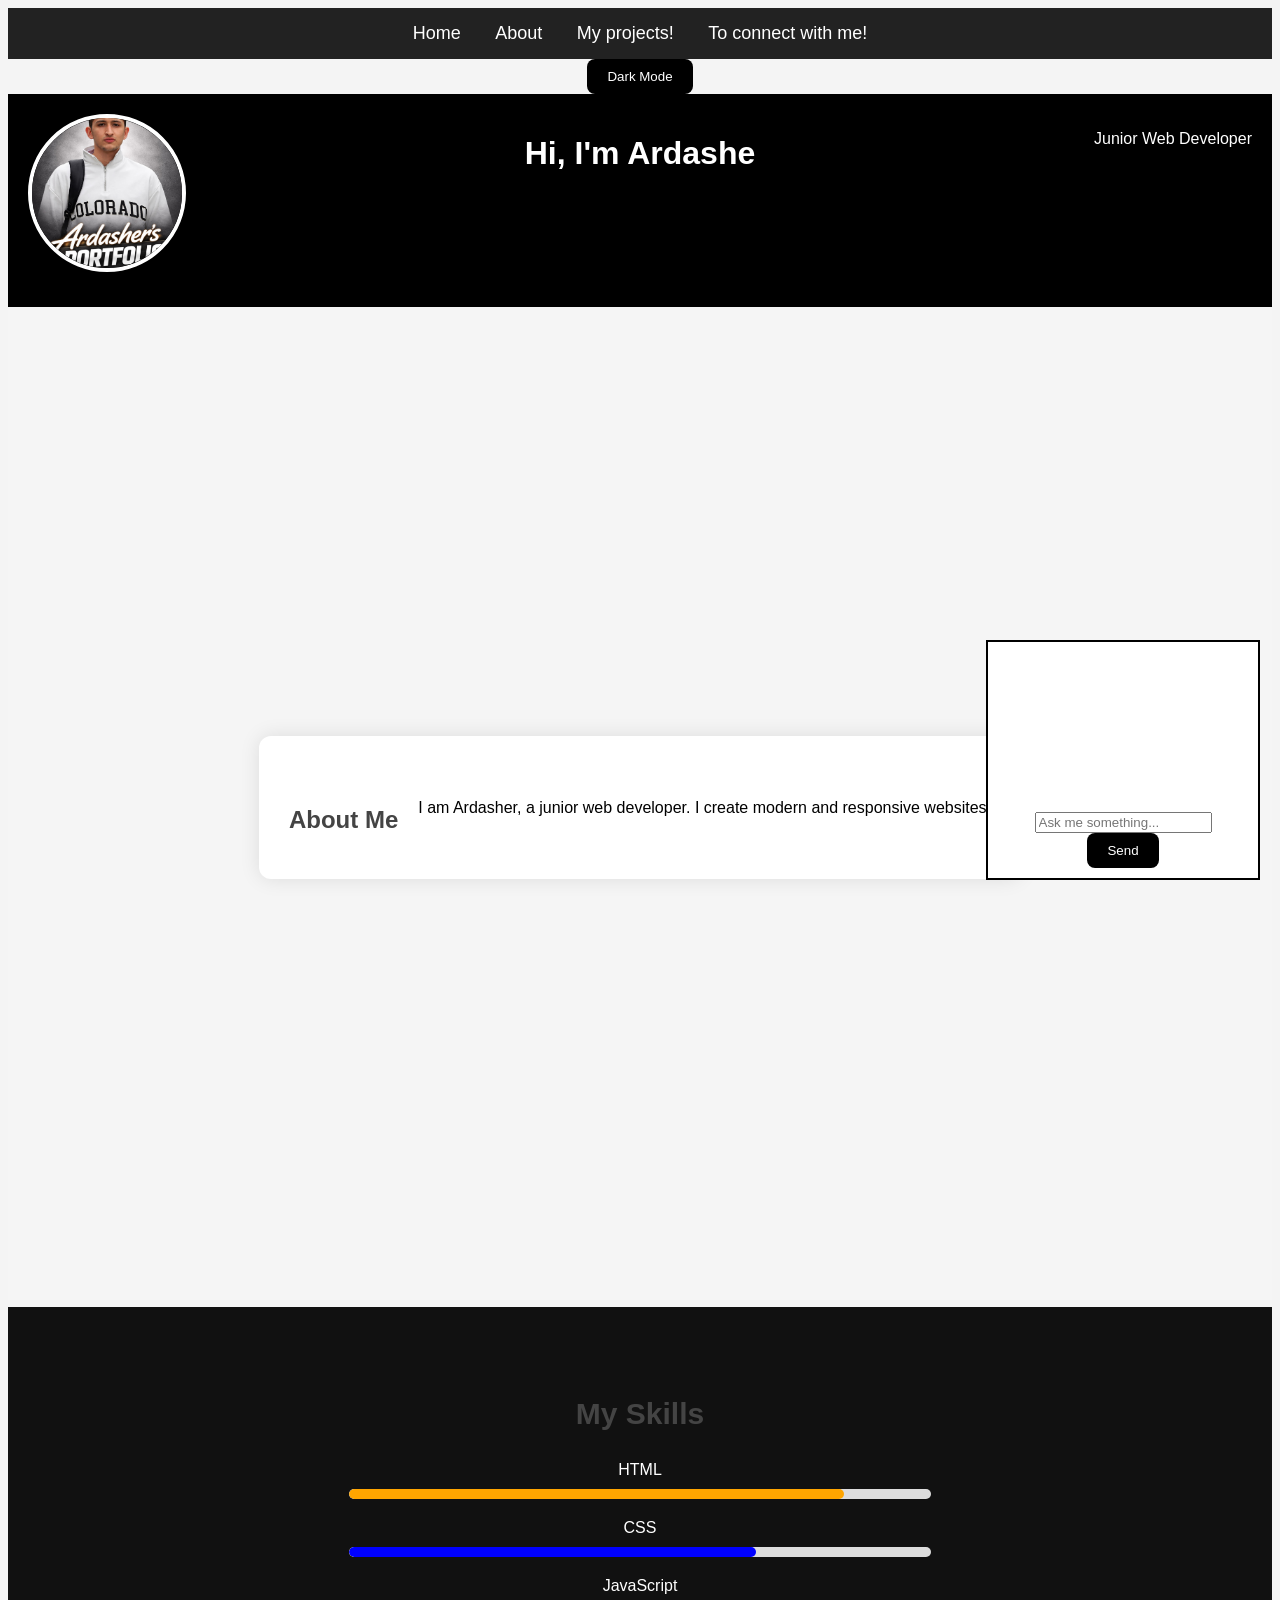
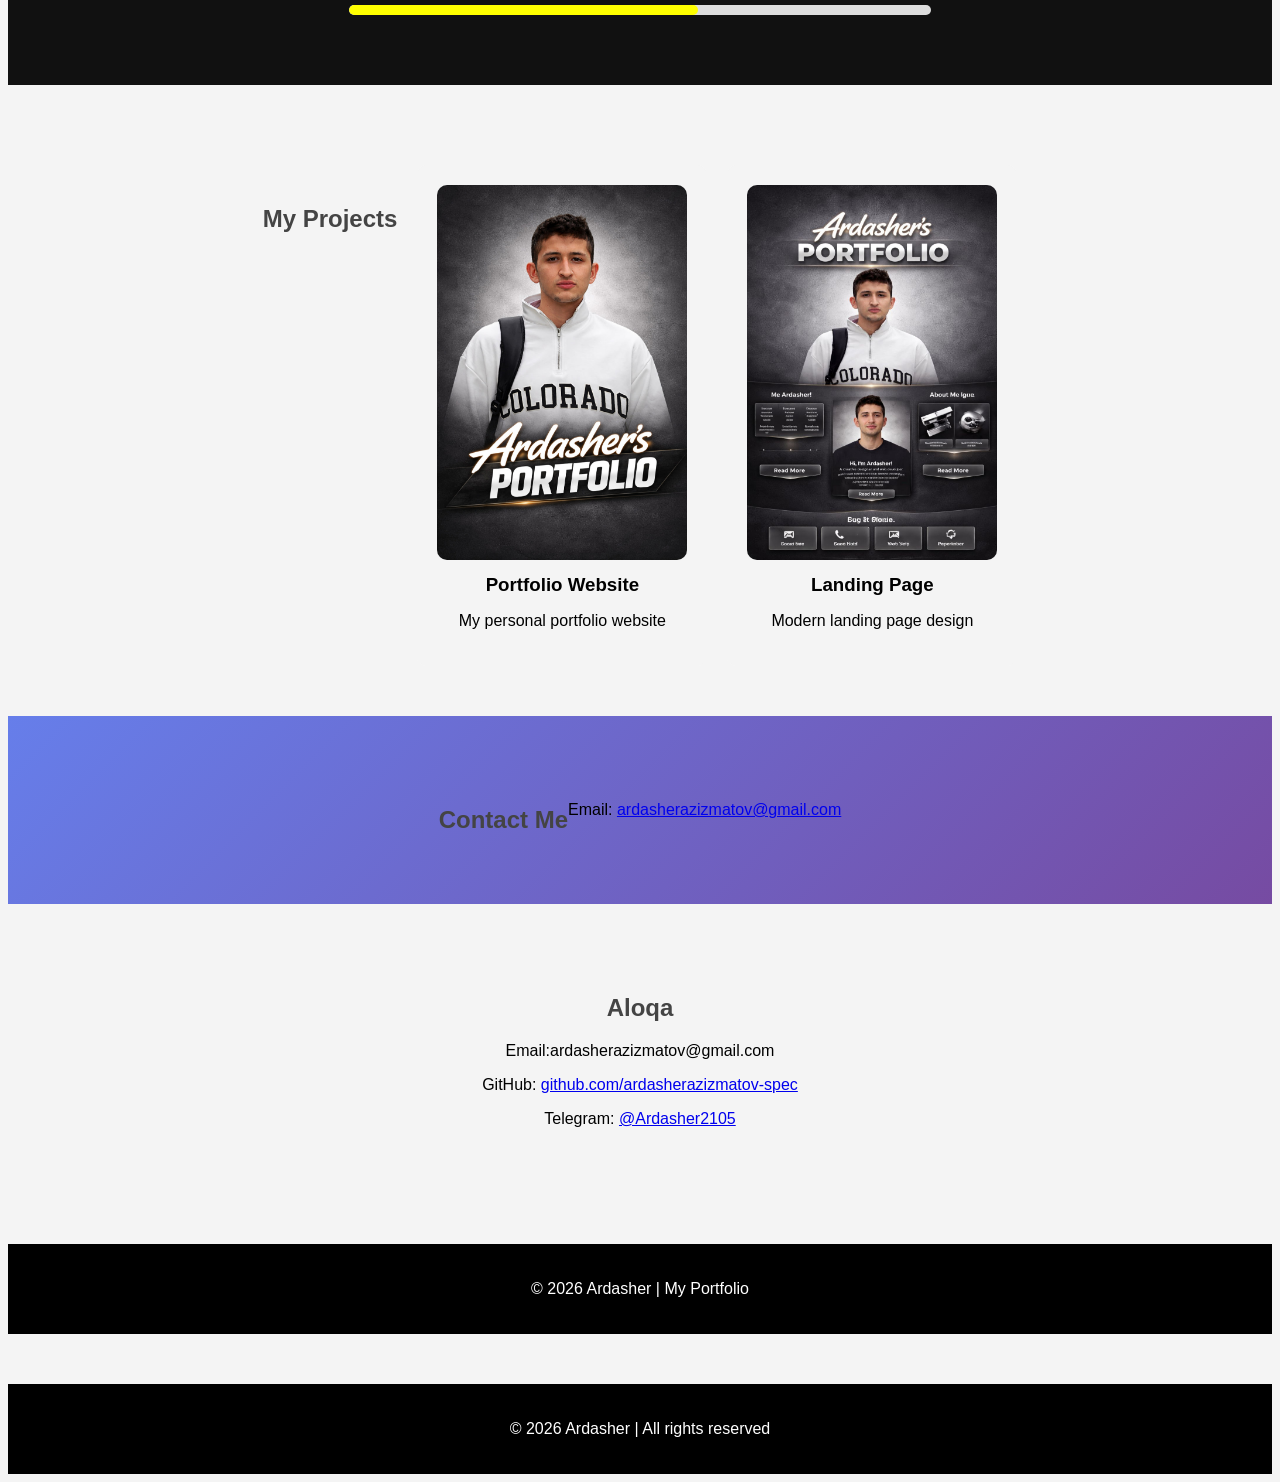
<file: index.html>
<!DOCTYPE html>
<html lang="uz">
<head>
<meta charset="UTF-8">
<meta name="viewport" content="width=device-width, initial-scale=1.0">

<title>Mening Portfolio</title>
<link rel="stylesheet" href="style.css">
</head>

<body>
<nav>
  <a href="index.html">Home</a>
  <a href="about.html">About</a>
  <a href="projects.html">My projects!</a>
  <a href="contact.html">To connect with me!</a>
</nav>

<button onclick="toggleDarkMode()">Dark Mode</button>
<header>
<img src="images!/Profile.jpg" width="150">
<h1 id="typing"></h1>
<p>Junior Web Developer</p>
</header>
<section class="about">
  <div class="about-box">
    <h2>About Me</h2>
    <p>I am Ardasher, a junior web developer. I create modern and responsive websites.</p>
  </div>
</section>

<section class="skills">
  <h2>My Skills</h2>

  <div class="skill">
    <p>HTML</p>
    <div class="bar"><div class="fill html"></div></div>
  </div>

  <div class="skill">
    <p>CSS</p>
    <div class="bar"><div class="fill css"></div></div>
  </div>

  <div class="skill">
    <p>JavaScript</p>
    <div class="bar"><div class="fill js"></div></div>
  </div>

</section>

<section class="projects">
  <h2>My Projects</h2>

  <div class="projects-container">

    <div class="project-card">
      <img src="images!/Profile.jpg">
      <h3>Portfolio Website</h3>
      <p>My personal portfolio website</p>
    </div>

    <div class="project-card">
      <img src="images!/Profile1.jpg">
      <h3>Landing Page</h3>
      <p>Modern landing page design</p>
    </div>

  </div>
</section>

<section class="contact">
  <h2>Contact Me</h2>
<p>Email: <a href="mailto:ardasherazizmatov@gmail.com">ardasherazizmatov@gmail.com</a></p>
</section>
<section id="contact">
<h2>Aloqa</h2>

<p>Email:ardasherazizmatov@gmail.com</p>

<p>
<p>GitHub: 
<a href="https://github.com/ardasherazizmatov-spec" target="_blank">
github.com/ardasherazizmatov-spec
</a>
</p>
Telegram:
<a href="https://t.me/Ardasher2105" target="_blank">
@Ardasher2105
</a>
</p>

</section>
<footer>

<script src="script.js"></script>

<p>© 2026 Ardasher | My Portfolio</p>
</footer>
<script src="script.js"></script>
<div class="chat-box">
  <div id="chat"></div>
  <input type="text" id="userInput" placeholder="Ask me something...">
  <button onclick="sendMessage()">Send</button>
</div>
</body>
</html>
<footer>
  <p>© 2026 Ardasher | All rights reserved</p>
</footer>
</file>
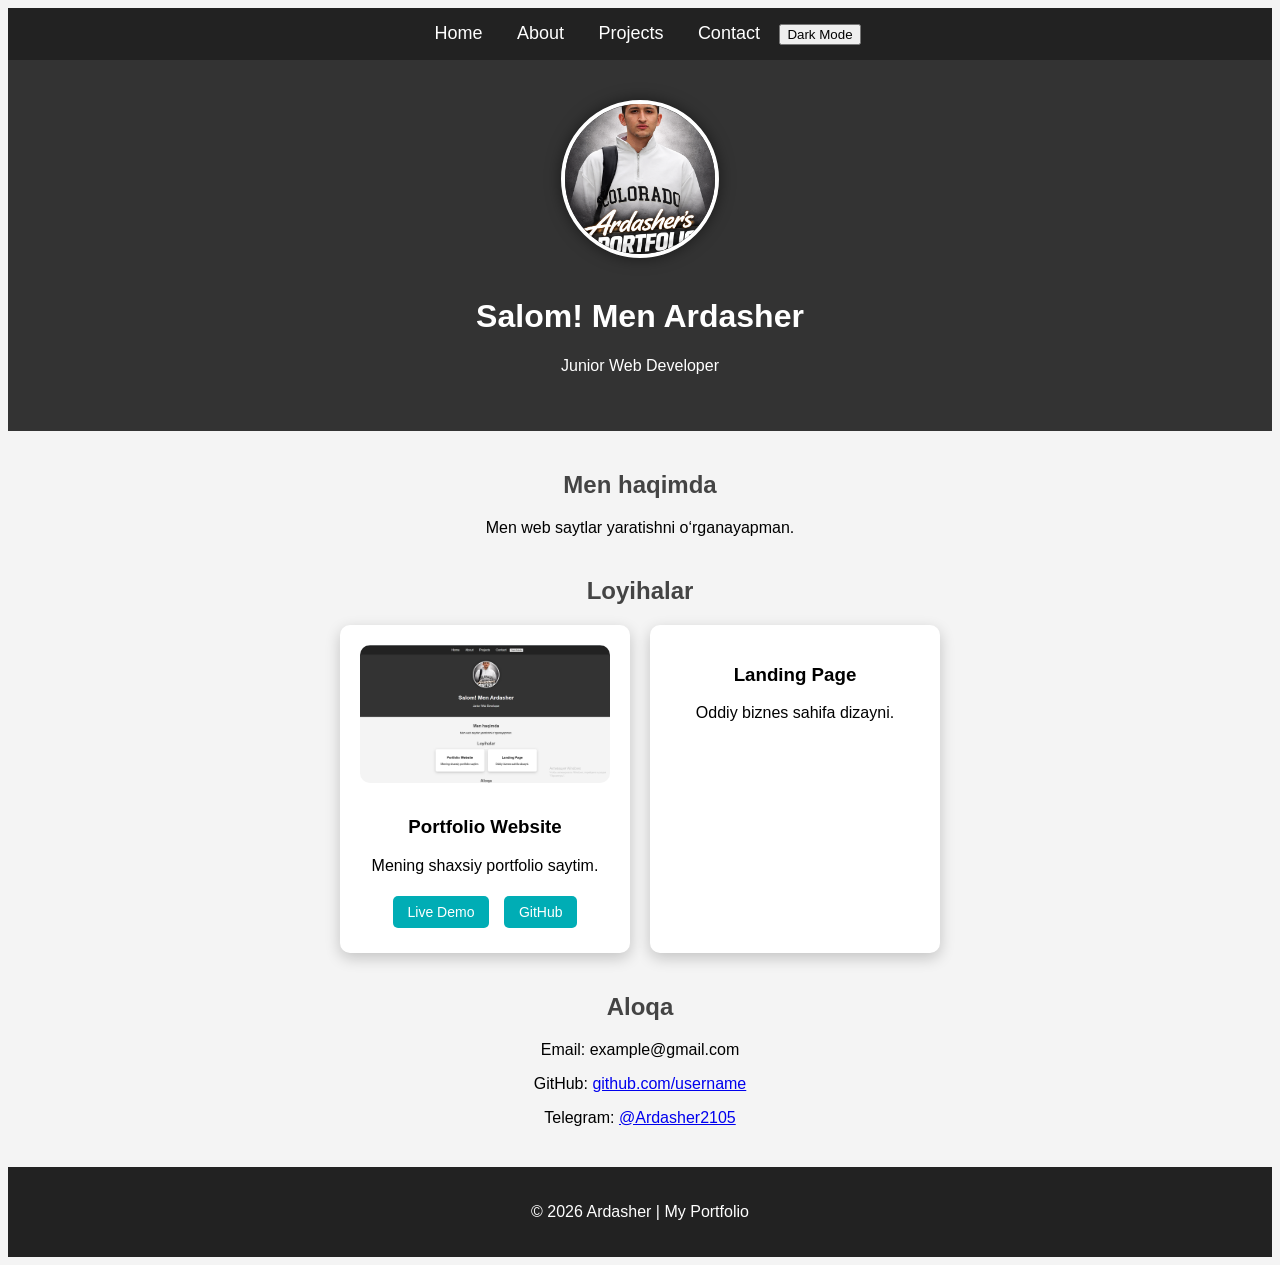
<file: Portfolio/index.html>
<!DOCTYPE html>
<html lang="uz">
<head>
<meta charset="UTF-8">
<meta name="viewport" content="width=device-width, initial-scale=1.0">

<title>Mening Portfolio</title>
<link rel="stylesheet" href="style.css">
</head>

<body>
<nav>
<a href="#">Home</a>
<a href="#about">About</a>
<a href="#projects">Projects</a>
<a href="#contact">Contact</a>

<button onclick="toggleDarkMode()">Dark Mode</button>
</nav>
<header>
<img src="images!/Profile.jpg.png" width="150">
<h1>Salom! Men Ardasher</h1>
<p>Junior Web Developer</p>
</header>

<section id="about" class="hidden">
<h2>Men haqimda</h2>
<p>Men web saytlar yaratishni o‘rganayapman.</p>
</section>
<section id="projects" class="hidden">

<h2>Loyihalar</h2>

<div class="projects">

<div class="card">
<img src="images!/Profile2.jpg.png">
<h3>Portfolio Website</h3>
<p>Mening shaxsiy portfolio saytim.</p>
<div class="buttons">
<a href="#">Live Demo</a>
<a href="#">GitHub</a>
</div>

</div>

<div class="card">
<h3>Landing Page</h3>
<p>Oddiy biznes sahifa dizayni.</p>
</div>

</div>
</section>

<section id="contact" class="hidden">
<h2>Aloqa</h2>

<p>Email: example@gmail.com</p>

<p>
GitHub:
<a href="https://github.com/username" target="_blank">
github.com/username
</a>
</p>

<p>
Telegram:
<a href="https://t.me/Ardasher2105" target="_blank">
@Ardasher2105
</a>
</p>

</section>
<footer>

<script src="script.js"></script>

<p>© 2026 Ardasher | My Portfolio</p>
</footer>
</body>
</html>
</file>
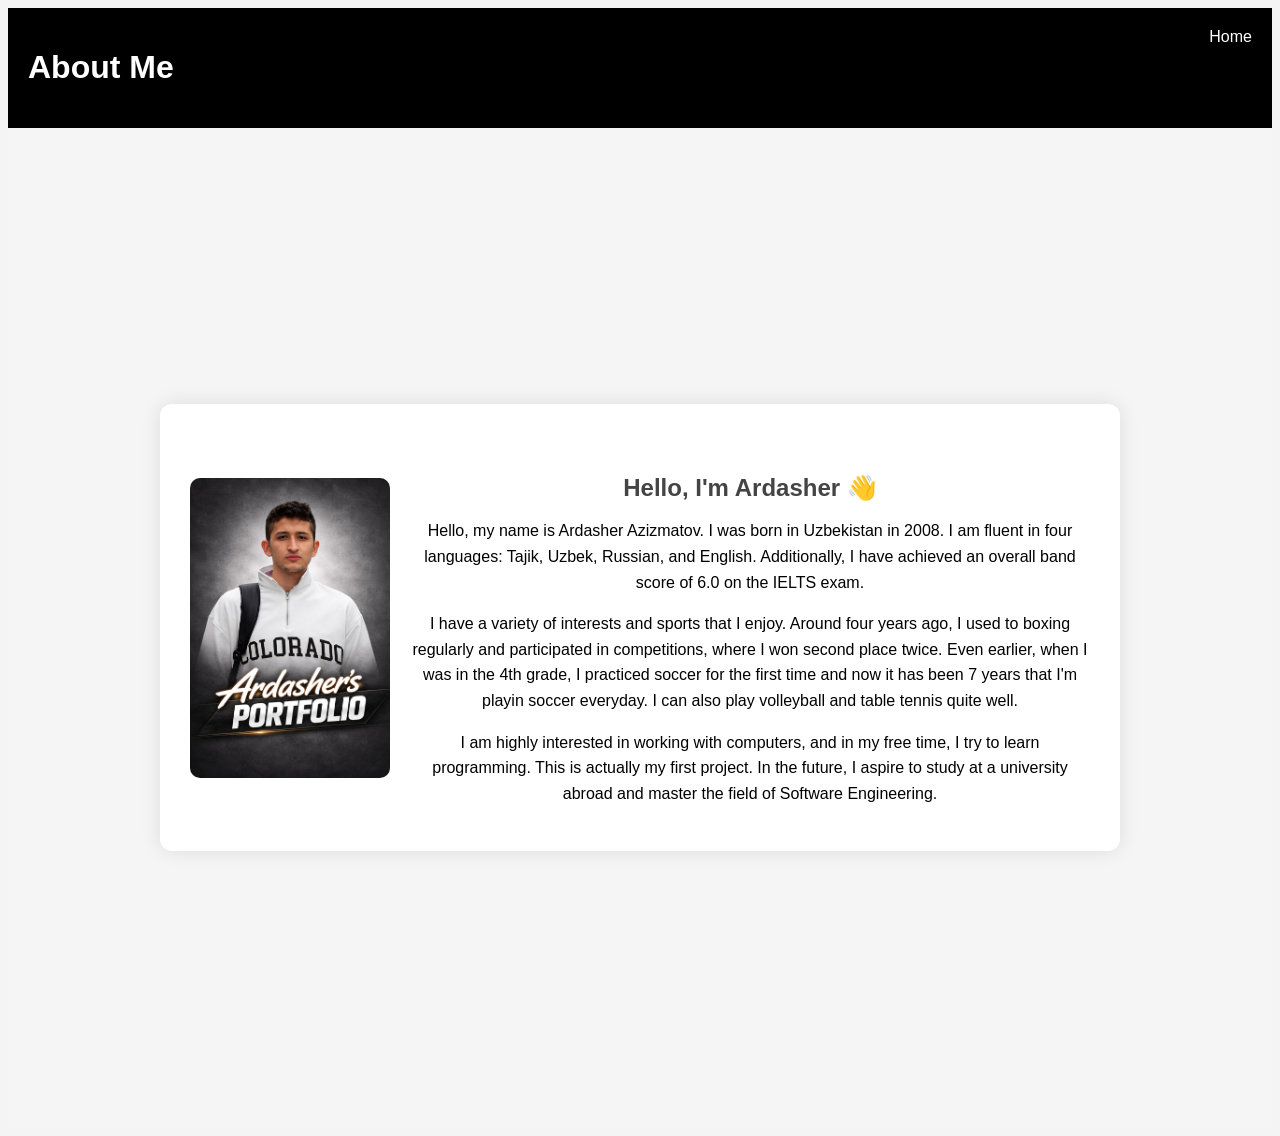
<file: about.html>
<!DOCTYPE html>
<html lang="en">
<head>
  <meta charset="UTF-8">
  <title>About Me</title>
  <link rel="stylesheet" href="style.css">
</head>
<body>

<header>
  <h1>About Me</h1>
  <a href="index.html">Home</a>
</header>

<section class="about">
  <div class="about-box">
<img src="images!/Profile.jpg" class="about-img">

  <div class="about-text">
    <h2>Hello, I'm Ardasher 👋</h2>

    <p>
    Hello, my name is Ardasher Azizmatov. I was born in Uzbekistan in 2008. 
    I am fluent in four languages: Tajik, Uzbek, Russian, and English. 
    Additionally, I have achieved an overall band score of 6.0 on the IELTS exam.
    </p>

    <p>
    I have a variety of interests and sports that I enjoy. Around four years ago, 
    I used to boxing regularly and participated in competitions, where I won second place twice. Even earlier, when I was in the 4th grade, 
    I practiced soccer for the first time and now it has been 7 years that I'm playin soccer everyday.
    I can also play volleyball and table tennis quite well.
    </p>

    <p>
    I am highly interested in working with computers, and in my free time, 
    I try to learn programming. This is actually my first project. 
    In the future, I aspire to study at a university abroad and master 
    the field of Software Engineering.
    </p>

  </div>
</section>

<script src="script.js"></script>
</body>
</html>
</file>
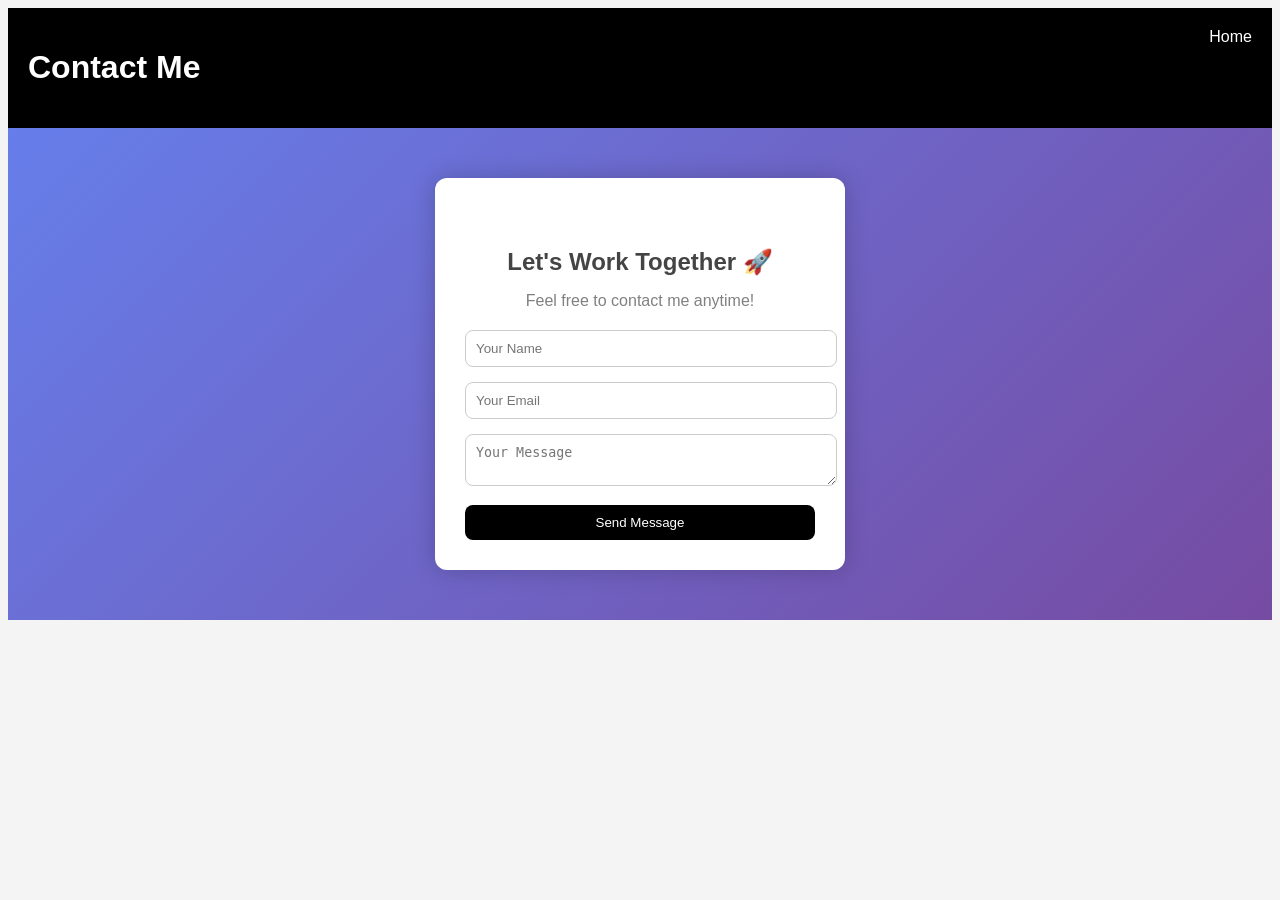
<file: contact.html>
<!DOCTYPE html>
<html lang="en">
<head>
  <meta charset="UTF-8">
  <title>Contact</title>
  <link rel="stylesheet" href="style.css">
</head>
<body>

<header>
  <h1>Contact Me</h1>
  <a href="index.html">Home</a>
</header>

<section class="contact">

  <div class="contact-box">

    <h2>Let's Work Together 🚀</h2>
    <p>Feel free to contact me anytime!</p>

    <form action="https://formspree.io/f/mreyjbjp" method="POST">
      <input type="text" name="name" placeholder="Your Name" required>
<input type="email" name="email" placeholder="Your Email" required>
<textarea name="message" placeholder="Your Message" required></textarea>
      <button type="submit">Send Message</button>
    </form>

  </div>

</section>
<script src="script.js"></script>
</body>
</html>
</file>
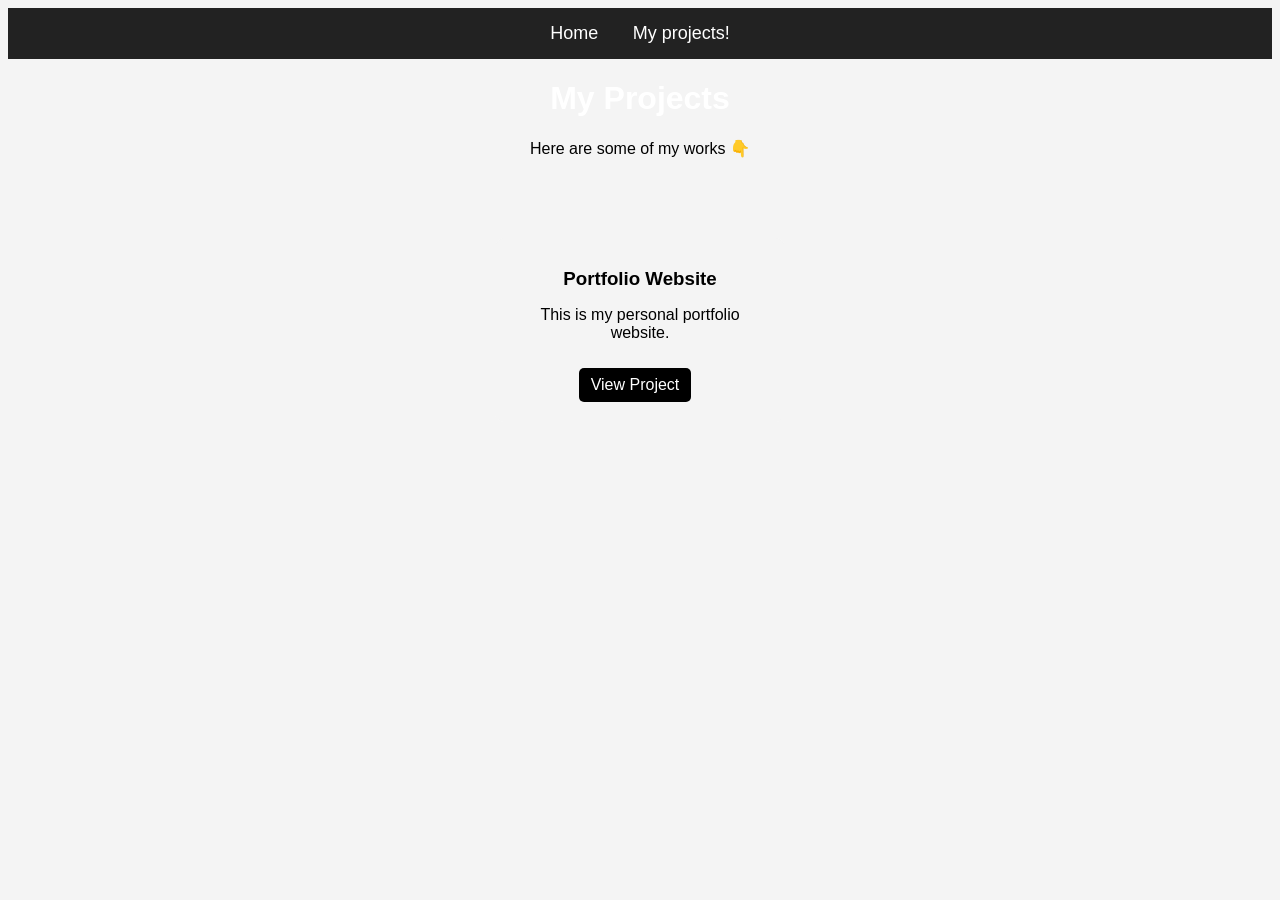
<file: projects.html>
<!DOCTYPE html>
<html>
<head>
  <title>Projects</title>
  <link rel="stylesheet" href="style.css">
</head>
<body>
 <body>

<nav>
  <a href="index.html">Home</a>
  <a href="projects.html">My projects!</a>
</nav>

<h1>My Projects</h1>
<p>Here are some of my works 👇</p>

<section class="projects">

  <div class="project-card">
    <h3>Portfolio Website</h3>
    <p>This is my personal portfolio website.</p>
    <a href="index.html">View Project</a>
  </div> 

</section>

<script src="script.js"></script>
</body>
</body>
</html>
</file>
<file: style.css>
html{
scroll-behavior:smooth;
}
body{
font-family: Arial;
background:#f4f4f4;
text-align:center;
}

h1{
color:white;
}

h2{
color:#444;
margin-top:40px;
}
header{
background:#644646;
color:white;
padding:40px;
}
header img{
width:150px;
height:150px;
border-radius:50%;
margin-bottom:15px;
}
header{
background:#000000b1;
color:rgb(242, 238, 238);
padding:40px;
text-align:center;
}
nav{
background:black;
padding:15px;
text-align:center;
}

nav a{
color:white;
text-decoration:none;
margin:15px;
font-size:18px;
}

nav a:hover{
color:orange;
}
.projects{
display:flex;
justify-content:center;
gap:20px;
flex-wrap:wrap;
}

.card{
background:white;
padding:20px;
width:250px;
border-radius:10px;
box-shadow:0 4px 10px rgba(0,0,0,0.2);
transition:0.3s;
}

.card:hover{
transform:scale(1.05);
}
nav{
background:#222;
padding:15px;
position:sticky;
top:0;
text-align:center;
}

nav a{
color:white;
text-decoration:none;
margin:0 15px;
font-size:18px;
}

nav a:hover{
color:#00adb5;
}
header img{
width:150px;
height:150px;
border-radius:50%;
object-fit:cover;
border:4px solid white;
box-shadow:0 0 15px rgba(0,0,0,0.5);
}
header{
text-align:center;
padding:40px;
background:#333;
color:white;
}
.projects{
display:flex;
justify-content:center;
gap:20px;
flex-wrap:wrap;
margin-top:20px;
}

.card{
background:white;
padding:20px;
width:250px;
border-radius:10px;
box-shadow:0 5px 15px rgba(0,0,0,0.2);
transition:0.3s;
text-align:center;
}

.card:hover{
transform:translateY(-10px);
box-shadow:0 10px 25px rgba(0,0,0,0.3);
}
footer{
background:#222;
color:white;
text-align:center;
padding:20px;
margin-top:40px;
}
.dark-mode{
background:#111;
color:white;
}
.dark-mode nav{
background:#000;
}
.dark-mode .card{
background:#222;
color:white;
}
.hidden{
opacity:0;
transform:translateY(50px);
transition:all 1s;
}

.show{
opacity:1;
transform:translateY(0);
}
.card img{
width:100%;
border-radius:10px;
margin-bottom:10px;
}
.buttons{
margin-top:10px;
}

.buttons a{
display:inline-block;
padding:8px 15px;
margin:5px;
background:#00adb5;
color:white;
text-decoration:none;
border-radius:5px;
font-size:14px;
}
section {
  padding: 50px;
  text-align: center;
}

.skills .bar {
  width: 50%;
  background: #ddd;
  margin: 10px auto;
  height: 10px;
}

.fill {
  height: 10px;
  background: black;
}

.fill.html { width: 85%; }
.fill.css { width: 70%; }
.fill.js { width: 60%; }
.buttons a:hover{
background:#008c92;
}
@media (max-width:768px){

body{
background:white (242, 237, 237);
}

nav{
  display: flex;
  flex-direction: column;

  position: sticky;
  top: 0;
  background: #111;
  padding: 10px;
  z-index: 1000;
}

.projects{
display:flex;
flex-direction:column;
align-items:center;
}

.card{
width:90%;
}

header img{
width:120px;
height:120px;
}

} 
.about {
    display: flex;
    justify-content: center;
    align-items: center;
    height: 100vh;
    background: #f5f5f5;
}

.about-box {
    background: white;
    padding: 30px;
    max-width: 700px;
    border-radius: 10px;
    box-shadow: 0 0 15px rgba(0,0,0,0.1);
}

.about-box h2 {
    margin-bottom: 15px;
}

.about-box p {
    margin-bottom: 15px;
    line-height: 1.6;
} 
.about-box {
    display: flex;
    gap: 20px;
    background: white;
    padding: 30px;
    max-width: 900px;
    border-radius: 12px;
    box-shadow: 0 0 20px rgba(0,0,0,0.1);
    align-items: center;
}

.about-img {
    width: 200px;
    border-radius: 10px;
}

.about-text {
    flex: 1;
}
.about-box {
    transition: 0.3s;
}

.about-box:hover {
    transform: scale(1.03);
}
header {
    display: flex;
    justify-content: space-between;
    padding: 20px;
    background: black;
    color: white;
}

header a {
    color: white;
    text-decoration: none;
}
@media (max-width: 768px) {
    .about-box {
        flex-direction: column;
        text-align: center;
    }

    .about-img {
        width: 150px;
    }
} 
.contact {
    display: flex;
    justify-content: center;
    align-items: center;
    padding: 50px 0;
    background: linear-gradient(135deg, #667eea, #764ba2);
}

.contact-box {
    background: white;
    padding: 30px;
    width: 350px;
    border-radius: 12px;
    box-shadow: 0 0 25px rgba(0,0,0,0.2);

    /* animatsiya */
    animation: fadeIn 1s ease;
}

.contact-box h2 {
    margin-bottom: 10px;
}

.contact-box p {
    margin-bottom: 20px;
    color: gray;
}

form input,
form textarea {
    width: 100%;
    padding: 10px;
    margin-bottom: 15px;
    border-radius: 8px;
    border: 1px solid #ccc;
}

form button {
    width: 100%;
    padding: 10px;
    border: none;
    background: black;
    color: white;
    border-radius: 8px;
    cursor: pointer;
    transition: 0.3s;
}

form button:hover {
    background: #333;
}
@keyframes fadeIn {
    from {
        opacity: 0;
        transform: translateY(30px);
    }
    to {
        opacity: 1;
        transform: translateY(0);
    }
}
form input:focus,
form textarea:focus {
    outline: none;
    border: 1px solid #667eea;
}
@media (max-width: 500px) {
    .contact-box {
        width: 90%;
    }
}
.skills {
    padding: 50px;
    background: #111;
    color: white;
}

.skills h2 {
    text-align: center;
    margin-bottom: 30px;
}

.skill {
    margin-bottom: 20px;
}

.bar {
    width: 100%;
    height: 10px;
    background: #333;
    border-radius: 5px;
}

.fill {
    height: 10px;
    border-radius: 5px;
    width: 0;
    transition: 1s;
}
.fill.html {
    width: 85%;
    background: orange;
}

.fill.css {
    width: 70%;
    background: blue;
}

.fill.js {
    width: 60%;
    background: yellow;
}

.fill.python {
    width: 55%;
    background: green;
}
.skills {
    padding: 50px;
    background: #111;
    color: white;
}

.skills h2 {
    text-align: center;
    margin-bottom: 30px;
    font-size: 30px;
}

.skill {
    margin-bottom: 20px;
}

.skill p {
    margin-bottom: 5px;
}

.bar {
    width: 100%;
    height: 10px;
    background: #333;
    border-radius: 5px;
    overflow: hidden;
}

.fill {
    height: 10px;
    border-radius: 5px;
    width: 0;
    transition: 1s;
}
.fill.html {
    width: 85%;
    background: orange;
}

.fill.css {
    width: 70%;
    background: blue;
}

.fill.js {
    width: 60%;
    background: yellow;
}

.fill.python {
    width: 55%;
    background: green;
}
.projects-container {
  display: flex;
  gap: 20px;
  flex-wrap: wrap;
}

.project-card {
  background: #1a1a1a;
  padding: 15px;
  border-radius: 15px;
  width: 250px;
  transition: 0.3s;
}

.project-card img {
  width: 100%;
  border-radius: 10px;
}

.project-card h3 {
  margin: 10px 0;
  color: white;
}

.project-card p {
  color: #ccc;
}

.project-card a {
  display: inline-block;
  margin-top: 10px;
  margin-right: 10px;
  color: #00ffff;
  text-decoration: none;
}

.project-card:hover {
  transform: translateY(-10px) scale(1.03);
  box-shadow: 0 0 25px #00ffff;
}
.hidden {
  opacity: 0;
  transform: translateY(50px);
  transition: all 0.6s ease;
}

.show {
  opacity: 1;
  transform: translateY(0);
}
a {
  transition: 0.3s;
}

a:hover {
  color: #00ffff;
  transform: scale(1.1);
}
.projects {
  display: flex;
  justify-content: center;
  gap: 20px;
  margin-top: 30px;
  flex-wrap: wrap;
}

.project-card {
  background: #f4f4f4;
  padding: 20px;
  width: 250px;
  border-radius: 10px;
  text-align: center;
}

.project-card a {
  display: inline-block;
  margin-top: 10px;
  text-decoration: none;
  color: white;
  background: black;
  padding: 8px 12px;
  border-radius: 5px;
}
.projects h1,
.projects h3,
.projects p {
  color: black;
}
.project-card {
  transition: 0.3s;
}

.project-card:hover {
  transform: translateY(-10px);
  box-shadow: 0 10px 25px rgba(0,0,0,0.3);
}
button, .btn {
  background: black;
  color: white;
  padding: 10px 20px;
  border-radius: 8px;
  border: none;
  cursor: pointer;
  transition: 0.3s;
}

button:hover, .btn:hover {
  background: #333;
}
.reveal {
  opacity: 0;
  transform: translateY(50px);
  transition: 0.6s;
}

.reveal.active {
  opacity: 1;
  transform: translateY(0);
}
footer {
  text-align: center;
  padding: 20px;
  background: black;
  color: white;
  margin-top: 50px;
}
.dark-mode {
  background-color: #121212;
  color: white;
}

.dark-mode nav {
  background-color: #1e1e1e;
}

.dark-mode a {
  color: white;
}
.dark-mode {
    background-color: #121212;
    color: white;
}

.dark-mode nav {
    background-color: #1f1f1f;
}

.dark-mode header {
    background-color: #1a1a1a;
}

.dark-mode .about-box {
    background-color: #222;
    color: white;
}
.chat-box {
  position: fixed;
  bottom: 20px;
  right: 20px;
  width: 250px;
  background: white;
  border: 1px solid #ccc;
  padding: 10px;
}

#chat {
  height: 150px;
  overflow-y: auto;
  margin-bottom: 10px;
  font-size: 14px;
}
.chat-box {
  position: fixed;
  bottom: 20px;
  right: 20px;
  width: 250px;
  background: white;
  border: 2px solid black;
  padding: 10px;
  z-index: 9999;
} 
.dark-mode {
  background-color: #111;
  color: white;
}

.dark-mode nav {
  background-color: #000;
}

.dark-mode .project-card {
  background-color: #222;
  color: white;
}

.dark-mode a {
  color: #00ffff;
}
</file>
<file: Portfolio/style.css>
html{
scroll-behavior:smooth;
}
body{
font-family: Arial;
background:#f4f4f4;
text-align:center;
}

h1{
color:white;
}

h2{
color:#444;
margin-top:40px;
}
header{
background:#644646;
color:white;
padding:40px;
}
header img{
width:150px;
height:150px;
border-radius:50%;
margin-bottom:15px;
}
header{
background:#000000b1;
color:rgb(242, 238, 238);
padding:40px;
text-align:center;
}
nav{
background:black;
padding:15px;
text-align:center;
}

nav a{
color:white;
text-decoration:none;
margin:15px;
font-size:18px;
}

nav a:hover{
color:orange;
}
.projects{
display:flex;
justify-content:center;
gap:20px;
flex-wrap:wrap;
}

.card{
background:white;
padding:20px;
width:250px;
border-radius:10px;
box-shadow:0 4px 10px rgba(0,0,0,0.2);
transition:0.3s;
}

.card:hover{
transform:scale(1.05);
}
nav{
background:#222;
padding:15px;
position:sticky;
top:0;
text-align:center;
}

nav a{
color:white;
text-decoration:none;
margin:0 15px;
font-size:18px;
}

nav a:hover{
color:#00adb5;
}
header img{
width:150px;
height:150px;
border-radius:50%;
object-fit:cover;
border:4px solid white;
box-shadow:0 0 15px rgba(0,0,0,0.5);
}
header{
text-align:center;
padding:40px;
background:#333;
color:white;
}
.projects{
display:flex;
justify-content:center;
gap:20px;
flex-wrap:wrap;
margin-top:20px;
}

.card{
background:white;
padding:20px;
width:250px;
border-radius:10px;
box-shadow:0 5px 15px rgba(0,0,0,0.2);
transition:0.3s;
text-align:center;
}

.card:hover{
transform:translateY(-10px);
box-shadow:0 10px 25px rgba(0,0,0,0.3);
}
footer{
background:#222;
color:white;
text-align:center;
padding:20px;
margin-top:40px;
}
.dark-mode{
background:#111;
color:white;
}
.dark-mode nav{
background:#000;
}
.dark-mode .card{
background:#222;
color:white;
}
.hidden{
opacity:0;
transform:translateY(50px);
transition:all 1s;
}

.show{
opacity:1;
transform:translateY(0);
}
.card img{
width:100%;
border-radius:10px;
margin-bottom:10px;
}
.buttons{
margin-top:10px;
}

.buttons a{
display:inline-block;
padding:8px 15px;
margin:5px;
background:#00adb5;
color:white;
text-decoration:none;
border-radius:5px;
font-size:14px;
}

.buttons a:hover{
background:#008c92;
}
@media (max-width:768px){

body{
background:red;
}

nav{
display:flex;
flex-direction:column;
}

.projects{
display:flex;
flex-direction:column;
align-items:center;
}

.card{
width:90%;
}

header img{
width:120px;
height:120px;
}

}
</file>
